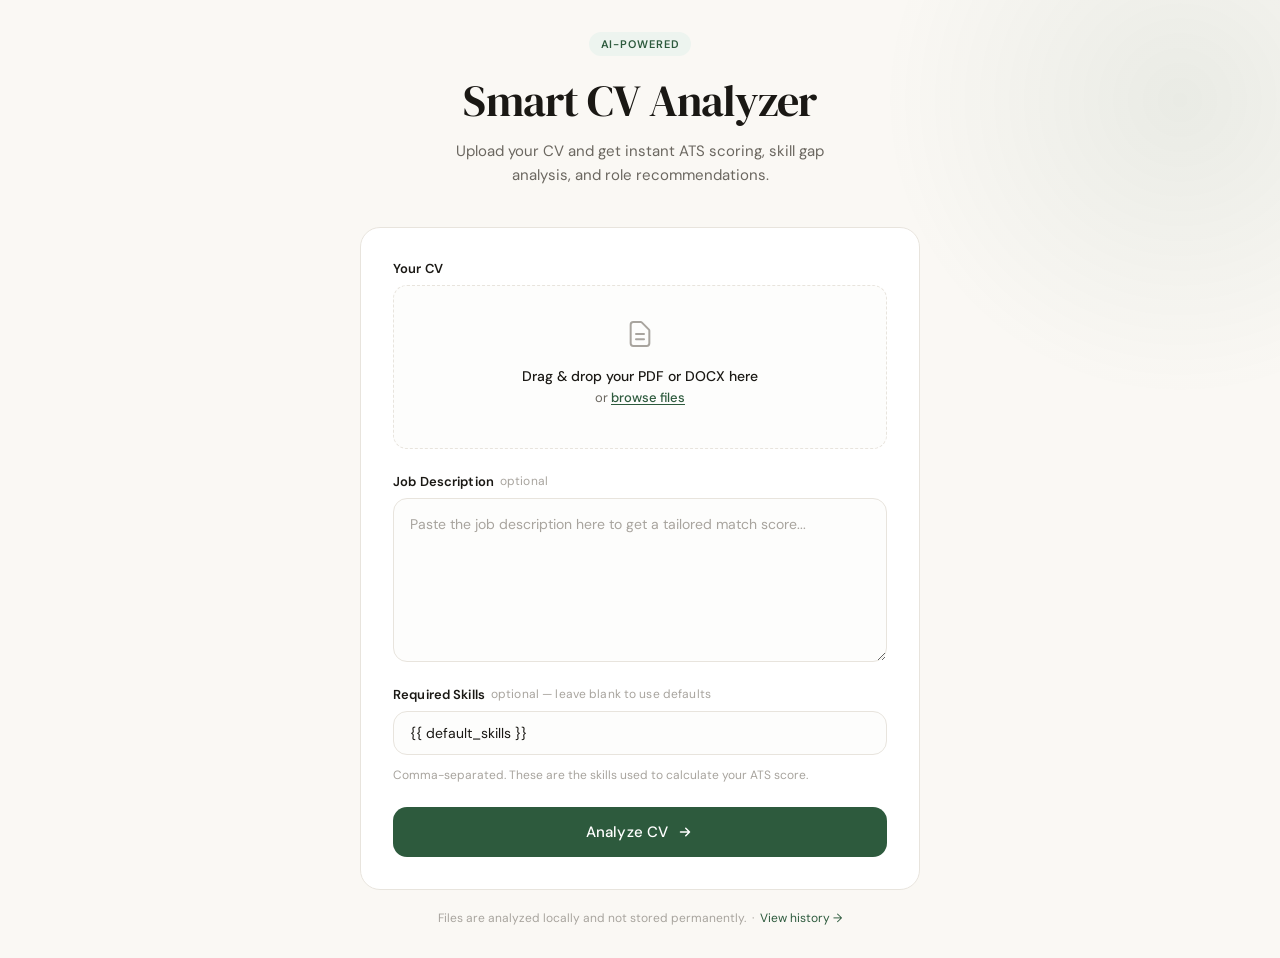
<file: templates/index.html>
<!DOCTYPE html>
<html lang="en">
<head>
    <meta charset="UTF-8">
    <meta name="viewport" content="width=device-width, initial-scale=1.0">
    <title>Smart CV Analyzer</title>
    <link rel="preconnect" href="https://fonts.googleapis.com">
    <link rel="preconnect" href="https://fonts.gstatic.com" crossorigin>
    <link href="https://fonts.googleapis.com/css2?family=DM+Serif+Display&family=DM+Sans:wght@300;400;500;600&display=swap" rel="stylesheet">
    <link rel="stylesheet" href="/static/style.css">
</head>
<body>

    <div class="bg-blur"></div>

    <!-- Full-page loading overlay -->
    <div id="loadingOverlay">
        <div class="loading-card">
            <div class="loading-spinner"></div>
            <p class="loading-title">Analyzing your CV…</p>
            <p class="loading-step" id="loadingStep">Reading document</p>
            <div class="loading-bar-track">
                <div class="loading-bar-fill" id="loadingBar"></div>
            </div>
        </div>
    </div>

    <main class="container">

        <header class="header">
            <div class="badge">AI-Powered</div>
            <h1>Smart CV Analyzer</h1>
            <p class="subtitle">Upload your CV and get instant ATS scoring, skill gap analysis, and role recommendations.</p>
        </header>

        <form action="/upload" method="post" enctype="multipart/form-data" class="form" id="uploadForm">

            <!-- File upload -->
            <div class="field">
                <label for="file">Your CV</label>
                <div class="file-drop" id="fileDrop">
                    <div class="file-icon">
                        <svg width="32" height="32" fill="none" viewBox="0 0 24 24" stroke="currentColor">
                            <path stroke-linecap="round" stroke-linejoin="round" stroke-width="1.5"
                                d="M9 12h6m-6 4h6m2 5H7a2 2 0 01-2-2V5a2 2 0 012-2h5.586a1 1 0 01.707.293l5.414 5.414a1 1 0 01.293.707V19a2 2 0 01-2 2z"/>
                        </svg>
                    </div>
                    <p class="file-text">Drag & drop your PDF or DOCX here</p>
                    <p class="file-sub">or <span class="file-browse">browse files</span></p>
                    <p class="file-name" id="fileName"></p>
                    <input type="file" name="file" id="file" accept=".pdf,.docx" required>
                </div>
            </div>

            <!-- Job description -->
            <div class="field">
                <label for="job_description">
                    Job Description
                    <span class="optional">optional</span>
                </label>
                <textarea
                    name="job_description"
                    id="job_description"
                    rows="6"
                    placeholder="Paste the job description here to get a tailored match score..."
                ></textarea>
            </div>

            <!-- Custom required skills -->
            <div class="field">
                <label for="required_skills_input">
                    Required Skills
                    <span class="optional">optional — leave blank to use defaults</span>
                </label>
                <input
                    type="text"
                    name="required_skills_input"
                    id="required_skills_input"
                    class="skills-input"
                    placeholder="e.g. Python, SQL, Docker, React"
                    value="{{ default_skills }}"
                />
                <p style="font-size:12px; color: var(--ink-faint); margin-top:4px;">
                    Comma-separated. These are the skills used to calculate your ATS score.
                </p>
            </div>

            <button type="submit" class="btn" id="submitBtn">
                <span>Analyze CV</span>
                <svg width="18" height="18" fill="none" viewBox="0 0 24 24" stroke="currentColor">
                    <path stroke-linecap="round" stroke-linejoin="round" stroke-width="2" d="M13 7l5 5m0 0l-5 5m5-5H6"/>
                </svg>
            </button>

        </form>

        <footer class="footer">
            <span>Files are analyzed locally and not stored permanently.</span>
            &nbsp;·&nbsp;
            <a href="/history" style="color: var(--accent); text-decoration: none;">View history →</a>
        </footer>

    </main>

    <style>
        /* Loading overlay */
        #loadingOverlay {
            display: none;
            position: fixed;
            inset: 0;
            background: rgba(250, 248, 244, 0.92);
            backdrop-filter: blur(6px);
            z-index: 100;
            align-items: center;
            justify-content: center;
        }
        #loadingOverlay.visible {
            display: flex;
        }
        .loading-card {
            background: white;
            border: 1px solid var(--border);
            border-radius: 20px;
            padding: 2.5rem 3rem;
            text-align: center;
            width: 90%;
            max-width: 360px;
            box-shadow: 0 8px 40px rgba(0,0,0,0.08);
        }
        .loading-spinner {
            width: 48px;
            height: 48px;
            border: 3px solid var(--accent-light);
            border-top-color: var(--accent);
            border-radius: 50%;
            animation: spin 0.8s linear infinite;
            margin: 0 auto 1.25rem;
        }
        .loading-title {
            font-family: 'DM Serif Display', serif;
            font-size: 1.3rem;
            color: var(--ink);
            margin-bottom: 0.4rem;
        }
        .loading-step {
            font-size: 13px;
            color: var(--ink-muted);
            margin-bottom: 1.25rem;
            min-height: 20px;
            transition: opacity 0.3s;
        }
        .loading-bar-track {
            width: 100%;
            height: 6px;
            background: var(--accent-light);
            border-radius: 999px;
            overflow: hidden;
        }
        .loading-bar-fill {
            height: 100%;
            background: var(--accent);
            border-radius: 999px;
            width: 0%;
            transition: width 0.6s ease;
        }

        /* Skills input */
        .skills-input {
            font-family: 'DM Sans', sans-serif;
            font-size: 14px;
            color: var(--ink);
            background: #fdfdfc;
            border: 1.5px solid var(--border);
            border-radius: var(--radius);
            padding: 12px 16px;
            width: 100%;
            transition: border-color 0.2s, box-shadow 0.2s;
        }
        .skills-input:focus {
            outline: none;
            border-color: var(--accent);
            box-shadow: 0 0 0 3px rgba(45, 90, 61, 0.1);
        }

        @keyframes spin { from { transform: rotate(0deg); } to { transform: rotate(360deg); } }
    </style>

    <script>
        const drop       = document.getElementById('fileDrop');
        const input      = document.getElementById('file');
        const fileName   = document.getElementById('fileName');
        const form       = document.getElementById('uploadForm');
        const overlay    = document.getElementById('loadingOverlay');
        const stepEl     = document.getElementById('loadingStep');
        const barEl      = document.getElementById('loadingBar');

        // File drop handling — stop click from bubbling up from the input
        // (input covers the whole div, so without this the dialog opens twice)
        drop.addEventListener('click', (e) => {
            if (e.target === input) return;
            input.click();
        });

        input.addEventListener('change', () => {
            if (input.files[0]) {
                fileName.textContent = input.files[0].name;
                drop.classList.add('has-file');
            }
        });

        drop.addEventListener('dragover', e => { e.preventDefault(); drop.classList.add('drag-over'); });
        drop.addEventListener('dragleave', () => drop.classList.remove('drag-over'));
        drop.addEventListener('drop', e => {
            e.preventDefault();
            drop.classList.remove('drag-over');
            const file = e.dataTransfer.files[0];
            if (file) {
                const dt = new DataTransfer();
                dt.items.add(file);
                input.files = dt.files;
                fileName.textContent = file.name;
                drop.classList.add('has-file');
            }
        });

        // Loading overlay with animated steps
        const steps = [
            { text: "Reading document…",           pct: 10,  delay: 0    },
            { text: "Detecting skills…",           pct: 25,  delay: 800  },
            { text: "Parsing CV sections…",        pct: 40,  delay: 1800 },
            { text: "Running AI similarity…",      pct: 58,  delay: 3000 },
            { text: "Calculating scores…",         pct: 72,  delay: 5000 },
            { text: "Generating AI summary…",      pct: 88,  delay: 7000 },
            { text: "Almost done…",                pct: 97,  delay: 10000 },
        ];

        form.addEventListener('submit', () => {
            overlay.classList.add('visible');
            steps.forEach(({ text, pct, delay }) => {
                setTimeout(() => {
                    stepEl.textContent = text;
                    barEl.style.width  = pct + '%';
                }, delay);
            });
        });
    </script>

</body>
</html>
</file>
<file: static/style.css>
*, *::before, *::after {
    box-sizing: border-box;
    margin: 0;
    padding: 0;
}

:root {
    --cream: #faf8f4;
    --ink: #1a1814;
    --ink-muted: #6b6760;
    --ink-faint: #a8a49e;
    --accent: #2d5a3d;
    --accent-light: #edf4ef;
    --accent-hover: #234830;
    --border: #e8e4dd;
    --surface: #ffffff;
    --radius: 14px;
    --radius-sm: 8px;
}

body {
    font-family: 'DM Sans', sans-serif;
    background: var(--cream);
    min-height: 100vh;
    display: flex;
    align-items: center;
    justify-content: center;
    padding: 2rem 1rem;
    position: relative;
    overflow-x: hidden;
}

.bg-blur {
    position: fixed;
    top: -200px;
    right: -200px;
    width: 600px;
    height: 600px;
    background: radial-gradient(circle, rgba(45,90,61,0.08) 0%, transparent 70%);
    pointer-events: none;
    z-index: 0;
}

.container {
    width: 100%;
    max-width: 560px;
    position: relative;
    z-index: 1;
}

/* ── Header ── */
.header {
    text-align: center;
    margin-bottom: 2.5rem;
}

.badge {
    display: inline-block;
    background: var(--accent-light);
    color: var(--accent);
    font-size: 11px;
    font-weight: 600;
    letter-spacing: 0.08em;
    text-transform: uppercase;
    padding: 5px 12px;
    border-radius: 100px;
    margin-bottom: 1.25rem;
}

h1 {
    font-family: 'DM Serif Display', serif;
    font-size: clamp(1.8rem, 5vw, 2.75rem);
    font-weight: 400;
    color: var(--ink);
    line-height: 1.15;
    margin-bottom: 0.75rem;
    letter-spacing: -0.02em;
}

.subtitle {
    font-size: 15px;
    color: var(--ink-muted);
    line-height: 1.6;
    max-width: 400px;
    margin: 0 auto;
}

/* ── Form ── */
.form {
    background: var(--surface);
    border: 1px solid var(--border);
    border-radius: 20px;
    padding: 2rem;
    display: flex;
    flex-direction: column;
    gap: 1.5rem;
}

.field {
    display: flex;
    flex-direction: column;
    gap: 0.5rem;
}

label {
    font-size: 13px;
    font-weight: 600;
    color: var(--ink);
    display: flex;
    align-items: center;
    gap: 6px;
    letter-spacing: 0.01em;
    flex-wrap: wrap;
}

.optional {
    font-weight: 400;
    color: var(--ink-faint);
    font-size: 12px;
}

/* ── File drop ── */
.file-drop {
    border: 1.5px dashed var(--border);
    border-radius: var(--radius);
    padding: 2rem 1.5rem;
    text-align: center;
    cursor: pointer;
    transition: border-color 0.2s, background 0.2s;
    position: relative;
    background: #fdfdfc;
    user-select: none;
}

.file-drop:hover,
.file-drop.drag-over {
    border-color: var(--accent);
    background: var(--accent-light);
}

.file-drop.has-file {
    border-color: var(--accent);
    border-style: solid;
    background: var(--accent-light);
}

.file-drop input[type="file"] {
    position: absolute;
    inset: 0;
    opacity: 0;
    width: 100%;
    height: 100%;
    cursor: pointer;
    font-size: 0;
}

.file-icon {
    color: var(--ink-faint);
    margin-bottom: 0.75rem;
    transition: color 0.2s;
}

.file-drop:hover .file-icon,
.file-drop.drag-over .file-icon,
.file-drop.has-file .file-icon {
    color: var(--accent);
}

.file-text {
    font-size: 14px;
    font-weight: 500;
    color: var(--ink);
    margin-bottom: 4px;
}

.file-sub {
    font-size: 13px;
    color: var(--ink-muted);
}

.file-browse {
    color: var(--accent);
    font-weight: 500;
    text-decoration: underline;
    text-underline-offset: 2px;
}

.file-name {
    margin-top: 10px;
    font-size: 13px;
    font-weight: 500;
    color: var(--accent);
    word-break: break-all;
}

textarea {
    font-family: 'DM Sans', sans-serif;
    font-size: 14px;
    color: var(--ink);
    background: #fdfdfc;
    border: 1.5px solid var(--border);
    border-radius: var(--radius);
    padding: 14px 16px;
    resize: vertical;
    line-height: 1.6;
    transition: border-color 0.2s, box-shadow 0.2s;
    width: 100%;
    min-height: 140px;
}

textarea::placeholder { color: var(--ink-faint); }

textarea:focus {
    outline: none;
    border-color: var(--accent);
    box-shadow: 0 0 0 3px rgba(45, 90, 61, 0.1);
}

/* ── Button ── */
.btn {
    display: flex;
    align-items: center;
    justify-content: center;
    gap: 8px;
    background: var(--accent);
    color: white;
    font-family: 'DM Sans', sans-serif;
    font-size: 15px;
    font-weight: 500;
    border: none;
    border-radius: var(--radius);
    padding: 15px 24px;
    cursor: pointer;
    transition: background 0.2s, transform 0.1s;
    width: 100%;
    letter-spacing: 0.01em;
    text-decoration: none;
}

.btn:hover  { background: var(--accent-hover); }
.btn:active { transform: scale(0.99); }

/* ── Footer ── */
.footer {
    text-align: center;
    margin-top: 1.25rem;
    font-size: 12px;
    color: var(--ink-faint);
}

/* ── Result score cards ── */
.results-grid {
    display: grid;
    grid-template-columns: repeat(3, 1fr);
    gap: 16px;
    margin-bottom: 24px;
}

.result-card {
    background: white;
    border: 1px solid var(--border);
    border-radius: 16px;
    padding: 20px 16px;
}

.result-card h3 {
    font-size: 12px;
    color: var(--ink-muted);
    margin-bottom: 10px;
    text-transform: uppercase;
    letter-spacing: 0.05em;
}

.result-value {
    font-size: clamp(28px, 6vw, 36px);
    font-weight: 700;
    color: var(--accent);
}

/* ── Sections ── */
.section {
    background: white;
    border: 1px solid var(--border);
    border-radius: 16px;
    padding: 20px;
    margin-bottom: 20px;
}

.section h2 {
    font-size: 17px;
    margin-bottom: 15px;
    color: var(--ink);
}

/* ── Tags ── */
.tags {
    display: flex;
    flex-wrap: wrap;
    gap: 8px;
}

.tag {
    background: var(--accent-light);
    color: var(--accent);
    padding: 6px 12px;
    border-radius: 999px;
    font-size: 13px;
    font-weight: 500;
}

.tag-missing {
    background: #fff0f0;
    color: #c0392b;
}

/* ── Role cards ── */
.role-card {
    border: 1px solid var(--border);
    border-radius: 12px;
    padding: 14px;
    margin-bottom: 10px;
    background: #fcfcfb;
}

/* ── Progress bar ── */
.progress {
    width: 100%;
    height: 8px;
    background: #ece8e1;
    border-radius: 999px;
    overflow: hidden;
    margin-top: 12px;
}

.progress-fill {
    height: 100%;
    background: var(--accent);
    border-radius: 999px;
}

/* ── History table ── */
.table-wrapper {
    width: 100%;
    overflow-x: auto;
    -webkit-overflow-scrolling: touch;
}

table {
    width: 100%;
    border-collapse: collapse;
    min-width: 520px;   /* prevents squishing; wrapper scrolls on mobile */
}

th, td {
    padding: 12px 10px;
    text-align: left;
    border-bottom: 1px solid var(--border);
    white-space: nowrap;
}

th {
    color: var(--ink);
    font-weight: 600;
    font-size: 13px;
}

td {
    color: var(--ink-muted);
    font-size: 13px;
}

/* ── Score badges (history) ── */
.score-badge {
    display: inline-block;
    padding: 3px 10px;
    border-radius: 999px;
    font-size: 12px;
    font-weight: 600;
}
.score-green  { background: #edf4ef; color: #2d5a3d; }
.score-yellow { background: #fef9ec; color: #a07c00; }
.score-red    { background: #fff0f0; color: #c0392b; }

.btn-details {
    display: inline-block;
    background: var(--accent-light);
    color: var(--accent);
    font-size: 12px;
    font-weight: 600;
    padding: 5px 12px;
    border-radius: 8px;
    text-decoration: none;
    white-space: nowrap;
    transition: background 0.2s;
}
.btn-details:hover { background: #d4e8d9; }

/* ── Summary text ── */
.summary-text {
    color: var(--ink-muted);
    line-height: 1.8;
    font-size: 15px;
}

/* ── Chart ── */
canvas {
    margin-top: 15px;
    max-height: 300px;
}

/* ── Mobile overrides ── */
@media (max-width: 540px) {
    body { padding: 1.25rem 0.75rem; }

    .form { padding: 1.5rem 1.25rem; }

    .results-grid {
        grid-template-columns: repeat(3, 1fr);
        gap: 10px;
    }

    .result-card { padding: 14px 10px; }

    .section { padding: 16px; }

    .btn { font-size: 14px; padding: 13px 18px; }

    /* History table scrolls horizontally on mobile */
    .section .table-wrapper { margin: 0 -16px; padding: 0 16px; }
}
</file>
